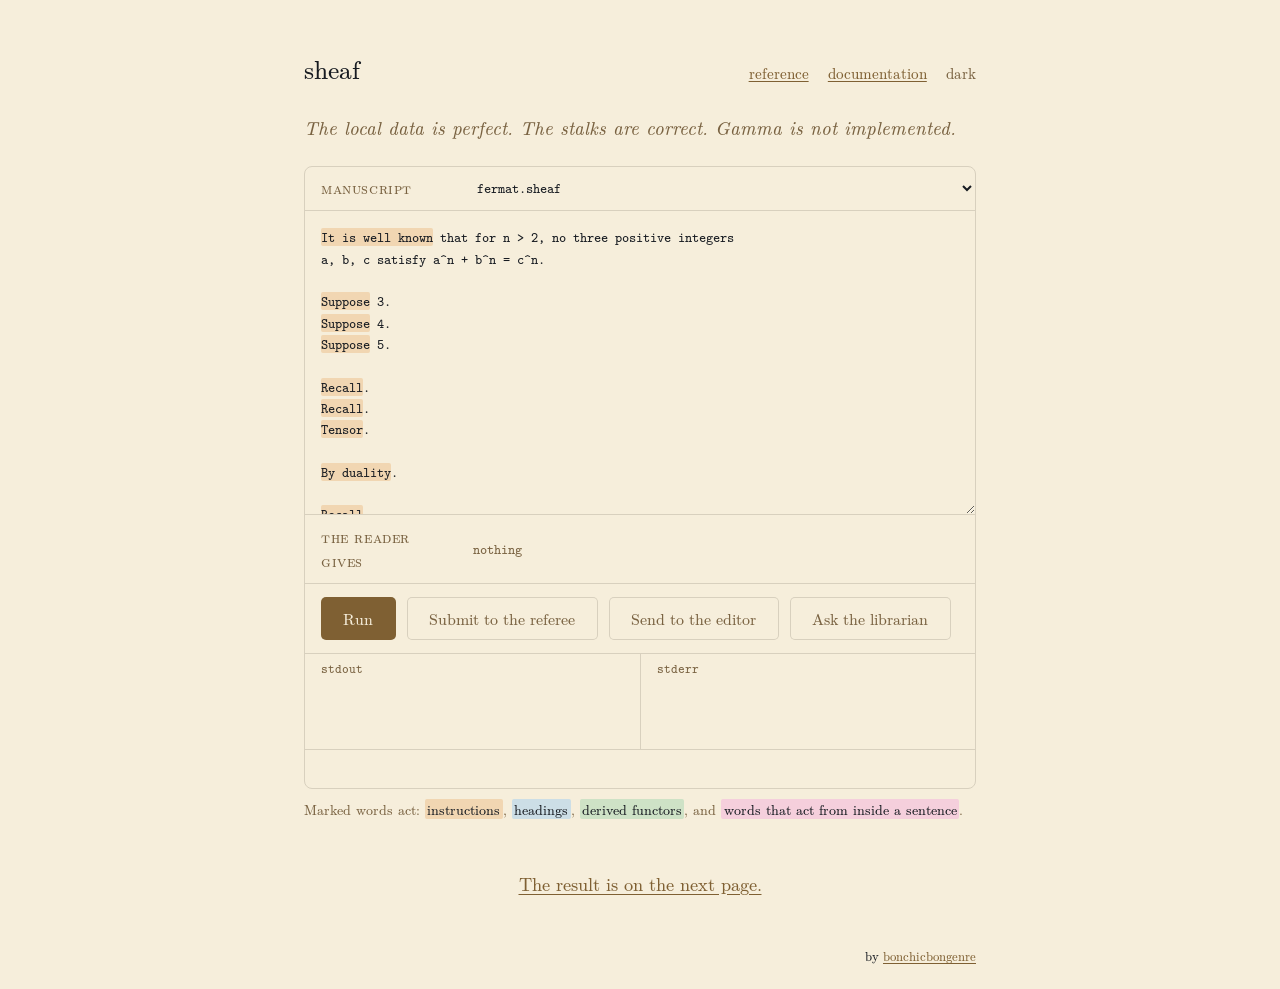
<file: docs/index.html>
<!doctype html>
<html lang="en">
<head>
<meta charset="utf-8">
<meta name="viewport" content="width=device-width, initial-scale=1">
<title>sheaf</title>
<meta name="description" content="The result is on the next page.">
<meta property="og:title" content="sheaf">
<meta property="og:description" content="The local data is perfect. The stalks are correct. Gamma is not implemented.">
<meta property="og:type" content="website">
<meta property="og:url" content="https://theresultisonthenext.page">
<meta name="twitter:card" content="summary">
<meta name="twitter:title" content="sheaf">
<meta name="twitter:description" content="The result is on the next page.">
<link rel="icon" href="data:image/svg+xml,<svg xmlns='http://www.w3.org/2000/svg' viewBox='0 0 100 100'></svg>">
<link rel="stylesheet" href="tokens.css?5">
<style>
*{margin:0;padding:0;box-sizing:border-box}
body{padding:3rem 16px 1.4rem;min-height:100svh;display:flex;flex-direction:column;background:var(--paper);color:var(--ink);font:19px/1.6 var(--book);font-variant-numeric:oldstyle-nums}
main,footer,.by{width:100%;max-width:42rem;margin:0 auto}
main{flex:1}
header{display:flex;justify-content:space-between;align-items:baseline;gap:1rem;margin-bottom:1.5rem}
header nav{display:flex;align-items:baseline;gap:1.2rem;font-size:.95rem}
h1{font-size:1.6rem;font-weight:400}
.lede{color:var(--gold-base);font-style:italic}
a{color:var(--gold-accent);text-underline-offset:.15em}
button{font:inherit;color:var(--gold-base);background:none;border:0;cursor:pointer}
.theme-toggle:hover,button.quiet:hover{color:var(--ink)}
button:focus-visible{outline:1px solid var(--rule);outline-offset:4px}
pre,textarea,input,select,.backdrop{font-family:var(--typewriter);font-size:.86rem}
.desk{border:1px solid var(--rule);border-radius:8px;overflow:hidden;margin-top:1.4rem}
.row{display:flex;align-items:center;border-bottom:1px solid var(--rule)}
.row label{width:9.5rem;flex-shrink:0;padding:.6rem 1rem;font-size:.95rem;color:var(--gold-base);font-variant-caps:all-small-caps;letter-spacing:.04em}
.row select,.row input{flex:1;min-width:0;border:0;outline:0;background:none;color:var(--ink);padding:.6rem 1rem}
::placeholder{color:var(--gold-base);opacity:1}
.editor{position:relative}
.editor textarea,.backdrop{padding:1rem;line-height:1.55;white-space:pre-wrap;overflow-wrap:break-word;letter-spacing:normal;scrollbar-gutter:stable}
.backdrop{position:absolute;top:0;left:0;right:0;bottom:0;overflow:hidden;color:transparent;pointer-events:none}
.backdrop mark{color:transparent;border-radius:2px}
mark.instruction{background:var(--gold-wash)}
mark.friend{background:var(--crimson-wash)}
mark.derived{background:var(--longquan-wash)}
mark.heading{background:var(--jun-wash)}
.legend{margin-top:.6rem;font-size:.88rem;color:var(--gold-base)}
.legend mark{color:var(--ink);border-radius:2px;padding:0 .15rem}
textarea{display:block;position:relative;width:100%;min-height:19rem;border:0;border-bottom:1px solid var(--rule);outline:0;resize:vertical;background:transparent;color:var(--ink)}
.actions{display:flex;flex-wrap:wrap;gap:.7rem;padding:.8rem 1rem;border-bottom:1px solid var(--rule)}
button.go{background:var(--gold-accent);color:var(--paper);border-radius:5px;padding:.55rem 1.4rem;font-size:1rem}
button.go.quiet{background:none;color:var(--gold-base);box-shadow:inset 0 0 0 1px var(--rule)}
.panes{display:flex}
.pane{flex:1;min-width:0;border-right:1px solid var(--rule)}
.pane:last-child{border-right:0}
.pane-label{padding:.4rem 1rem 0;font:.8rem var(--typewriter);color:var(--gold-base)}
.pane pre{min-height:4.5rem;padding:.4rem 1rem .9rem;white-space:pre-wrap;color:var(--rust-base)}
.status{min-height:2.4rem;padding:.6rem 1rem;border-top:1px solid var(--rule);font-size:.92rem}
pre.report{padding:1rem;border-top:1px solid var(--rule);overflow-x:auto;line-height:1.45}
footer{margin-top:3rem;text-align:center}
.tagline{font-size:1.15rem}
.by{margin-top:3rem;text-align:right;font-size:.8rem;font-family:var(--book)}
@media (max-width:560px){
body{padding-top:2rem}
.row label{width:7rem;padding:.6rem}
.panes{flex-direction:column}
.pane{border-right:0;border-bottom:1px solid var(--rule)}
}
</style>
</head>
<body>

<main>
<header>
  <h1>sheaf</h1>
  <nav><a href="reference.html">reference</a><a href="docs.html">documentation</a><button class="theme-toggle" id="themeToggle" aria-label="Toggle theme">dark</button></nav>
</header>

<p class="lede">The local data is perfect. The stalks are correct. Gamma is not implemented.</p>

<section class="desk" aria-label="The desk">
  <div class="row">
    <label for="pick">Manuscript</label>
    <select id="pick"></select>
  </div>
  <div class="editor">
    <div class="backdrop" id="backdrop" aria-hidden="true"></div>
    <textarea id="src" spellcheck="false" aria-label="The manuscript"></textarea>
  </div>
  <div class="row">
    <label for="reader">The reader gives</label>
    <input id="reader" type="text" placeholder="nothing" autocomplete="off">
  </div>
  <div class="actions">
    <button class="go" id="run">Run</button>
    <button class="go quiet" id="submit">Submit to the referee</button>
    <button class="go quiet" id="editor">Send to the editor</button>
    <button class="go quiet" id="librarian">Ask the librarian</button>
    <button class="go quiet" id="resubmit" hidden>Resubmit without changes</button>
    <button class="go quiet" id="again" hidden>Referee the report</button>
  </div>
  <div class="panes">
    <div class="pane"><div class="pane-label">stdout</div><pre id="stdout"></pre></div>
    <div class="pane"><div class="pane-label">stderr</div><pre id="stderr"></pre></div>
  </div>
  <p class="status" id="status"></p>
  <pre class="report" id="report" hidden></pre>
</section>
<p class="legend">Marked words act: <mark class="instruction">instructions</mark>, <mark class="heading">headings</mark>, <mark class="derived">derived functors</mark>, and <mark class="friend">words that act from inside a sentence</mark>.</p>

</main>

<footer>
  <p class="tagline"><a href="next.html?p=2">The result is on the next page.</a></p>
</footer>
<p class="by">by <a href="https://github.com/bonchicbongenre/sheaf">bonchicbongenre</a></p>

<script src="sheaf.js"></script>
<script src="examples.js"></script>
<script>
(function () {
var pick = document.getElementById('pick');
var src = document.getElementById('src');
var reader = document.getElementById('reader');
var out = document.getElementById('stdout');
var err = document.getElementById('stderr');
var said = document.getElementById('status');
var report = document.getElementById('report');

function option(value, text) {
  var o = document.createElement('option');
  o.value = value; o.textContent = text;
  return o;
}
var groups = { examples: document.createElement('optgroup'), submissions: document.createElement('optgroup') };
groups.examples.label = 'examples';
groups.submissions.label = 'submissions (they do not terminate)';
SHEAF_EXAMPLES.forEach(function (ex, i) { groups[ex.dir].appendChild(option(String(i), ex.name)); });
pick.appendChild(option('new', 'a new manuscript'));
pick.appendChild(groups.examples);
pick.appendChild(groups.submissions);

var backdrop = document.getElementById('backdrop');
var resubmit = document.getElementById('resubmit');
var again = document.getElementById('again');

/* the words that act, marked behind the text as it is typed */
function escapeHtml(s) {
  return s.replace(/&/g, '&amp;').replace(/</g, '&lt;').replace(/>/g, '&gt;');
}
function mark() {
  var lines = src.value.split('\n'), marks = sheaf.lint(src.value), html = [];
  for (var n = 0; n < lines.length; n++) {
    var ln = lines[n], ms = marks[n].slice().sort(function (a, b) { return a.start - b.start; });
    var at = 0, s = '';
    ms.forEach(function (m) {
      s += escapeHtml(ln.slice(at, m.start)) +
           '<mark class="' + m.kind + '">' + escapeHtml(ln.slice(m.start, m.end)) + '</mark>';
      at = m.end;
    });
    html.push(s + escapeHtml(ln.slice(at)));
  }
  backdrop.innerHTML = html.join('\n') + '\n ';
  backdrop.scrollTop = src.scrollTop;
}
src.addEventListener('input', mark);
src.addEventListener('scroll', function () { backdrop.scrollTop = src.scrollTop; });

function manuscriptName() {
  return pick.value === 'new' ? 'manuscript.sheaf' : SHEAF_EXAMPLES[+pick.value].name;
}
/* the papers beside the manuscript: a new one is written among the examples */
function shelfOf() {
  var dir = pick.value === 'new' ? 'examples' : SHEAF_EXAMPLES[+pick.value].dir;
  var papers = SHEAF_EXAMPLES.filter(function (ex) { return ex.dir === dir; })
    .map(function (ex) { return { name: ex.name, text: ex.text }; });
  if (pick.value === 'new') papers.push({ name: manuscriptName(), text: src.value });
  else papers[papers.map(function (p) { return p.name; }).indexOf(manuscriptName())].text = src.value;
  return papers;
}
function library() {
  var lib = {};
  shelfOf().forEach(function (p) { lib[p.name] = p.text; });
  return lib;
}
function clear() {
  out.textContent = ''; err.textContent = ''; said.textContent = '';
  report.hidden = true; report.textContent = '';
  resubmit.hidden = true; again.hidden = true;
}
function load() {
  src.value = pick.value === 'new' ? '' : SHEAF_EXAMPLES[+pick.value].text;
  clear();
  mark();
}
pick.addEventListener('change', load);
src.addEventListener('input', clear);
for (var i = 0; i < SHEAF_EXAMPLES.length; i++)
  if (SHEAF_EXAMPLES[i].name === 'fermat.sheaf') pick.value = String(i);
load();

document.getElementById('run').addEventListener('click', function () {
  clear();
  var r = sheaf.run(src.value, reader.value, 1000000, library());
  out.textContent = r.stdout;
  err.textContent = r.stderr;
  said.textContent = r.finished
    ? 'The program terminated. Exit code 0. stdout: 0 bytes.'
    : 'The program has not terminated. This page stopped reading after a million lines. The program would have gone on.';
});

/* the referee, the resubmission, and the report sent to the referee */
var rounds = 0, reviews = 0, lastReport = '';
function show(r) {
  report.textContent = r.report;
  report.hidden = false;
  resubmit.hidden = false;
  again.hidden = false;
  console.info(r.confidential);
}

document.getElementById('submit').addEventListener('click', function () {
  clear();
  var r = sheaf.referee(src.value, manuscriptName(), library());
  rounds = 1; reviews = 0; lastReport = r.report;
  show(r);
  said.textContent = 'The referee has responded.';
});

document.getElementById('editor').addEventListener('click', function () {
  clear();
  var r = sheaf.editor(src.value, manuscriptName(), library());
  report.textContent = r.report;
  report.hidden = false;
  console.info(r.confidential);
  said.textContent = 'The editor has written. Both reports are enclosed.';
});

document.getElementById('librarian').addEventListener('click', function () {
  clear();
  var r = sheaf.librarian(shelfOf());
  report.textContent = r.report;
  report.hidden = false;
  said.textContent = 'The librarian has catalogued the shelf. Exit code ' + r.code + ', the h-index. ' +
    (r.code ? 'A library nobody cites exits 0.' : 'Nobody cites this library. It succeeds.');
});

resubmit.addEventListener('click', function () {
  var r = sheaf.referee(src.value, manuscriptName(), library());
  rounds++;
  show(r);
  said.textContent = 'Round ' + rounds + '. Resubmitted without changes. The referee has not changed its mind.';
});

again.addEventListener('click', function () {
  var r = sheaf.referee(lastReport, 'report.sheaf', library());
  reviews++;
  show(r);
  if (r.report === lastReport)
    said.textContent = 'Review ' + reviews + ' of the report. This report is its own report. It is a fixed point.';
  else if (r.report.length > lastReport.length)
    said.textContent = 'Review ' + reviews + ' of the report. It is longer than the report it reviews.';
  else
    said.textContent = 'Review ' + reviews + ' of the report.';
  lastReport = r.report;
});
})();
</script>
<script>
/* The theme is the system's, unless the visitor turns it. A turn travels to the next
   page in the address (#dark or #light) on this site's own links; nothing is kept,
   and the default carries nothing. */
(function () {
  var root = document.documentElement, system = window.matchMedia('(prefers-color-scheme: dark)'),
      toggle = document.getElementById('themeToggle'), given = location.hash.slice(1);
  function isDark() { var t = root.getAttribute('data-theme'); return t ? t === 'dark' : system.matches; }
  function carry() {
    var t = root.getAttribute('data-theme'), mark = t && (t === 'dark') !== system.matches ? '#' + t : '';
    [].forEach.call(document.querySelectorAll('a[href]'), function (a) {
      var h = a.getAttribute('href');
      if (!/^([a-z]+:|\/\/|#)/i.test(h)) a.setAttribute('href', h.split('#')[0] + mark);
    });
    if (toggle) toggle.textContent = isDark() ? 'light' : 'dark';
  }
  if (given === 'dark' || given === 'light') root.setAttribute('data-theme', given);
  carry();
  system.addEventListener('change', carry);
  if (toggle) toggle.addEventListener('click', function () {
    root.setAttribute('data-theme', isDark() ? 'light' : 'dark');
    carry();
  });
})();
</script>
</body>
</html>
</file>
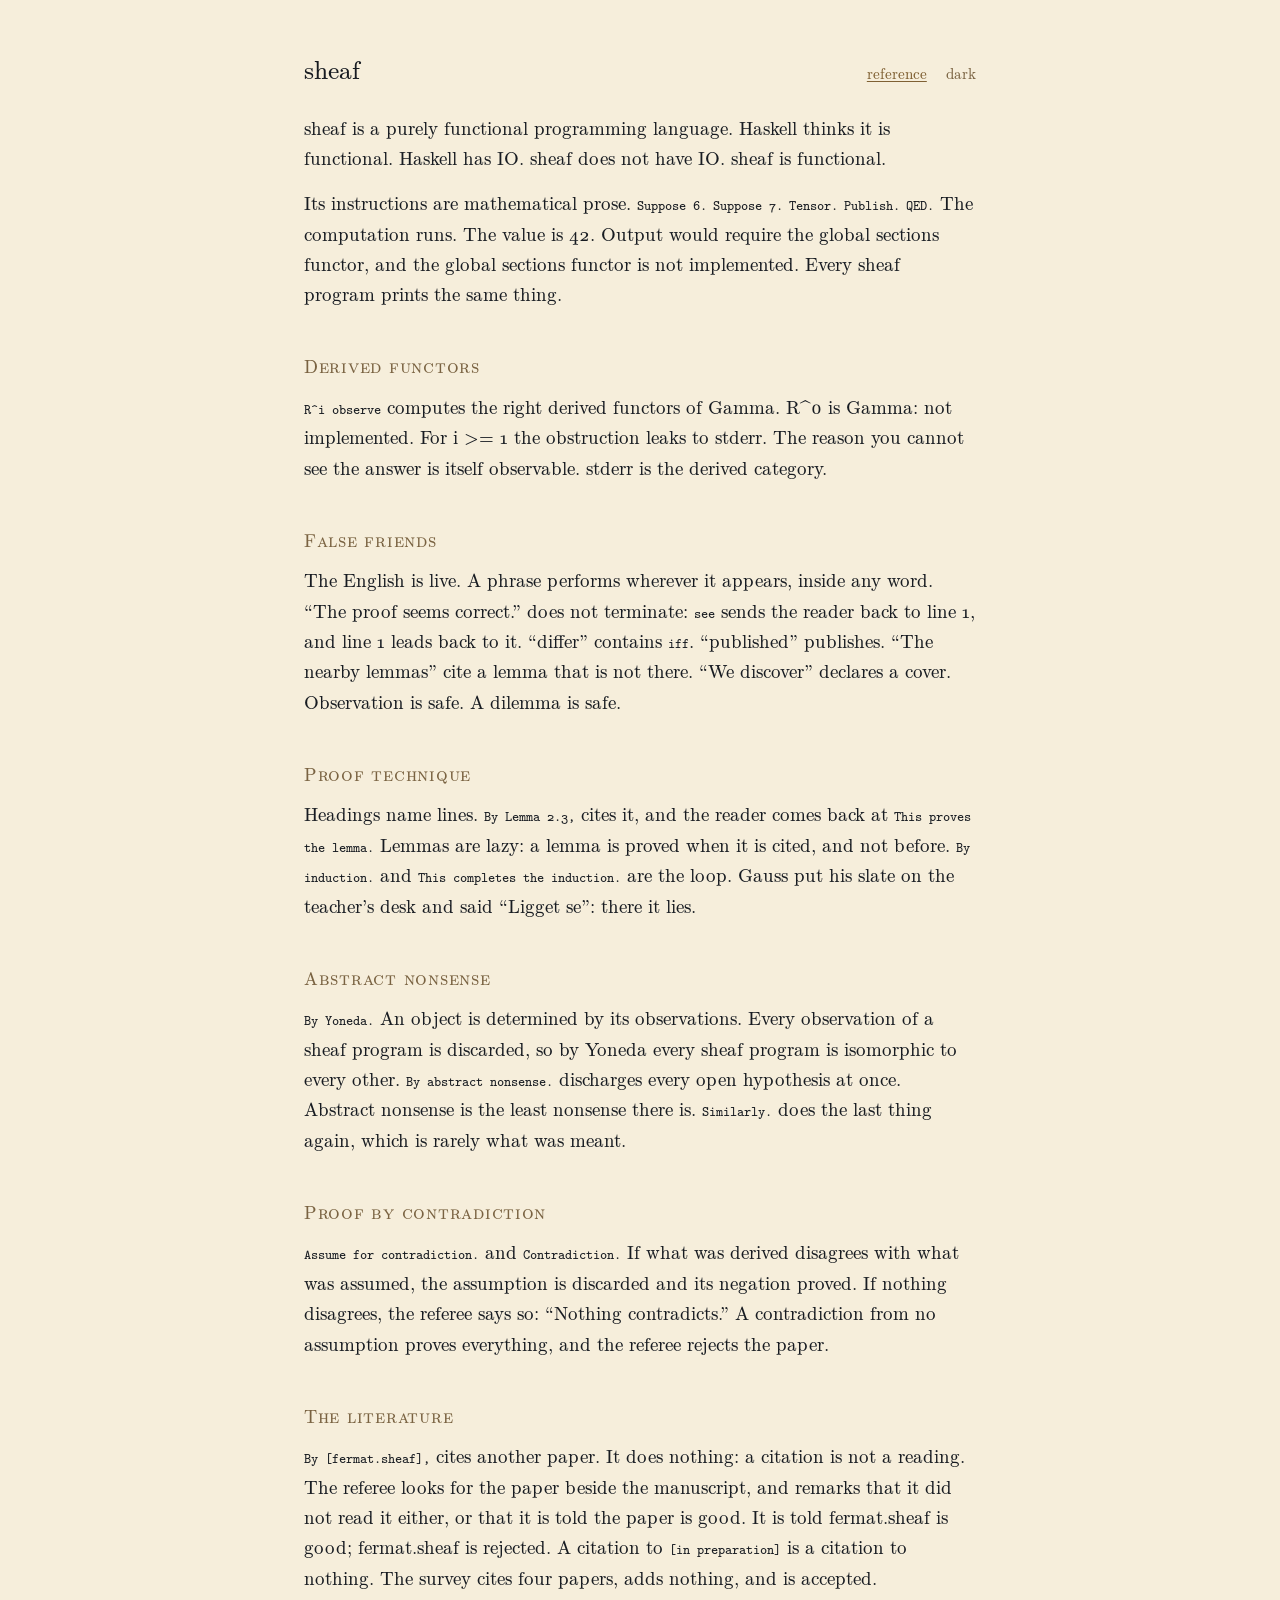
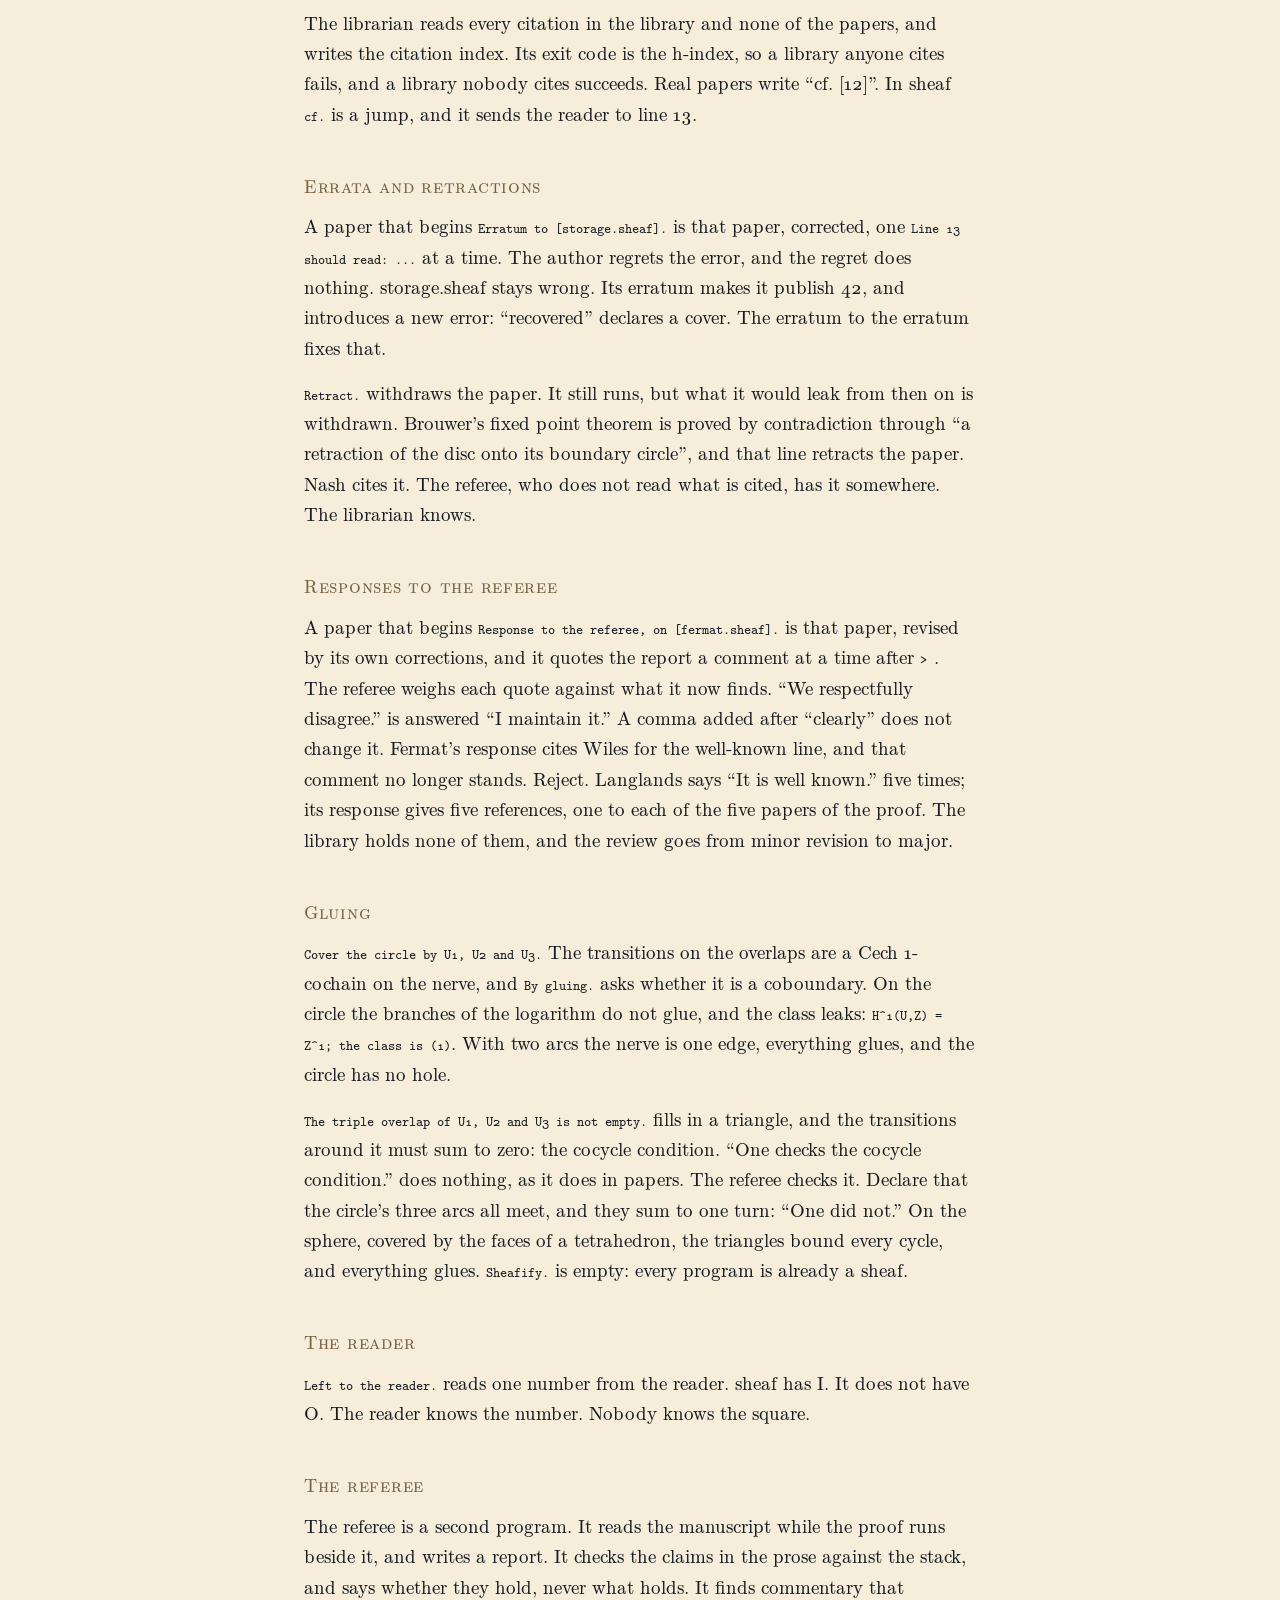
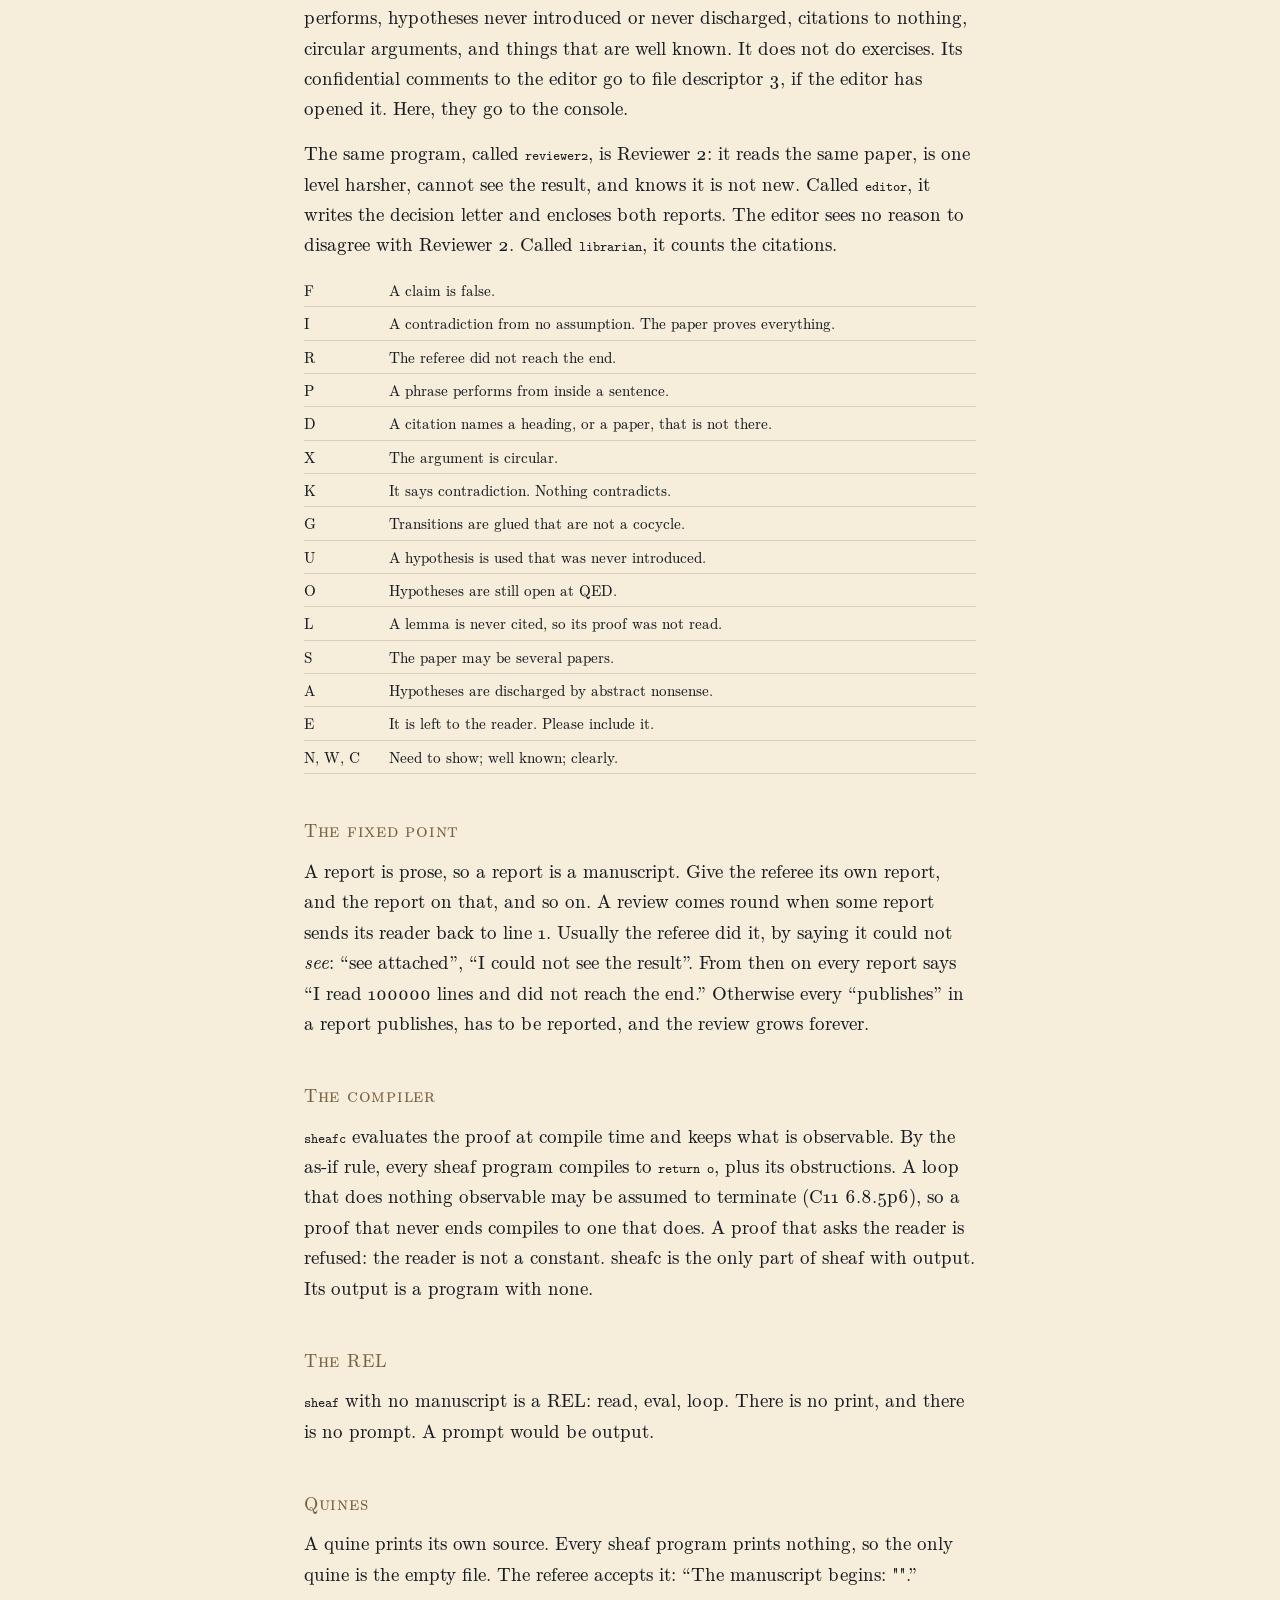
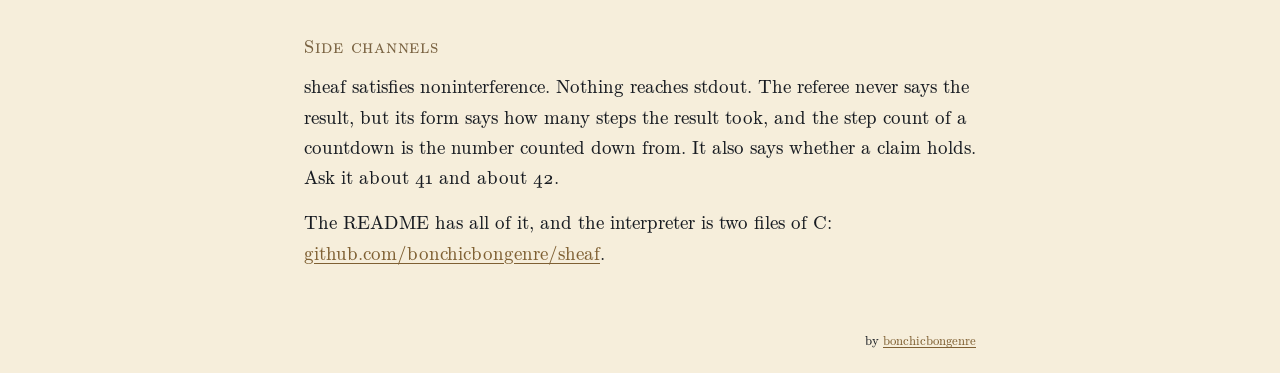
<file: docs/docs.html>
<!doctype html>
<html lang="en">
<head>
<meta charset="utf-8">
<meta name="viewport" content="width=device-width, initial-scale=1">
<title>sheaf documentation</title>
<meta name="description" content="The result is on the next page.">
<link rel="icon" href="data:image/svg+xml,<svg xmlns='http://www.w3.org/2000/svg' viewBox='0 0 100 100'></svg>">
<link rel="stylesheet" href="tokens.css?5">
<style>
*{margin:0;padding:0;box-sizing:border-box}
body{padding:3rem 16px 1.4rem;min-height:100svh;display:flex;flex-direction:column;background:var(--paper);color:var(--ink);font:19px/1.6 var(--book);font-variant-numeric:oldstyle-nums}
main,.by{width:100%;max-width:42rem;margin:0 auto}
main{flex:1}
header{display:flex;justify-content:space-between;align-items:baseline;gap:1rem;margin-bottom:1.5rem}
header nav{display:flex;align-items:baseline;gap:1.2rem;font-size:.95rem}
button{font:inherit;color:var(--gold-base);background:none;border:0;cursor:pointer}
.theme-toggle:hover{color:var(--ink)}
button:focus-visible{outline:1px solid var(--rule);outline-offset:4px}
h1{font-size:1.6rem;font-weight:400}
h1 a{color:inherit;text-decoration:none}
h2{font-size:1.15rem;font-weight:400;font-variant-caps:small-caps;letter-spacing:.04em;color:var(--gold-base);margin:2.6rem 0 .7rem}
p{margin-bottom:.9rem}
a{color:var(--gold-accent);text-underline-offset:.15em}
code{font-family:var(--typewriter);font-size:.86rem}
table{border-collapse:collapse;width:100%;margin:.4rem 0 1rem;font-size:.95rem}
td{padding:.25rem .6rem .25rem 0;vertical-align:top;border-bottom:1px solid var(--rule)}
td:first-child{white-space:nowrap}
.by{margin-top:3rem;text-align:right;font-size:.8rem}
</style>
</head>
<body>

<main>
<header>
  <h1><a href="index.html">sheaf</a></h1>
  <nav><a href="reference.html">reference</a><button class="theme-toggle" id="themeToggle" aria-label="Toggle theme">dark</button></nav>
</header>

<p>sheaf is a purely functional programming language. Haskell thinks it is functional. Haskell has IO. sheaf does not have IO. sheaf is functional.</p>

<p>Its instructions are mathematical prose. <code>Suppose 6.</code> <code>Suppose 7.</code> <code>Tensor.</code> <code>Publish.</code> <code>QED.</code> The computation runs. The value is 42. Output would require the global sections functor, and the global sections functor is not implemented. Every sheaf program prints the same thing.</p>

<h2>Derived functors</h2>

<p><code>R^i observe</code> computes the right derived functors of Gamma. R^0 is Gamma: not implemented. For i &gt;= 1 the obstruction leaks to stderr. The reason you cannot see the answer is itself observable. stderr is the derived category.</p>

<h2>False friends</h2>

<p>The English is live. A phrase performs wherever it appears, inside any word. &ldquo;The proof seems correct.&rdquo; does not terminate: <code>see</code> sends the reader back to line 1, and line 1 leads back to it. &ldquo;differ&rdquo; contains <code>iff</code>. &ldquo;published&rdquo; publishes. &ldquo;The nearby lemmas&rdquo; cite a lemma that is not there. &ldquo;We discover&rdquo; declares a cover. Observation is safe. A dilemma is safe.</p>

<h2>Proof technique</h2>

<p>Headings name lines. <code>By Lemma 2.3,</code> cites it, and the reader comes back at <code>This proves the lemma.</code> Lemmas are lazy: a lemma is proved when it is cited, and not before. <code>By induction.</code> and <code>This completes the induction.</code> are the loop. Gauss put his slate on the teacher&rsquo;s desk and said &ldquo;Ligget se&rdquo;: there it lies.</p>

<h2>Abstract nonsense</h2>

<p><code>By Yoneda.</code> An object is determined by its observations. Every observation of a sheaf program is discarded, so by Yoneda every sheaf program is isomorphic to every other. <code>By abstract nonsense.</code> discharges every open hypothesis at once. Abstract nonsense is the least nonsense there is. <code>Similarly.</code> does the last thing again, which is rarely what was meant.</p>

<h2>Proof by contradiction</h2>

<p><code>Assume for contradiction.</code> and <code>Contradiction.</code> If what was derived disagrees with what was assumed, the assumption is discarded and its negation proved. If nothing disagrees, the referee says so: &ldquo;Nothing contradicts.&rdquo; A contradiction from no assumption proves everything, and the referee rejects the paper.</p>

<h2>The literature</h2>

<p><code>By [fermat.sheaf],</code> cites another paper. It does nothing: a citation is not a reading. The referee looks for the paper beside the manuscript, and remarks that it did not read it either, or that it is told the paper is good. It is told fermat.sheaf is good; fermat.sheaf is rejected. A citation to <code>[in preparation]</code> is a citation to nothing. The survey cites four papers, adds nothing, and is accepted.</p>

<p>The librarian reads every citation in the library and none of the papers, and writes the citation index. Its exit code is the h-index, so a library anyone cites fails, and a library nobody cites succeeds. Real papers write &ldquo;cf. [12]&rdquo;. In sheaf <code>cf.</code> is a jump, and it sends the reader to line 13.</p>

<h2>Errata and retractions</h2>

<p>A paper that begins <code>Erratum to [storage.sheaf].</code> is that paper, corrected, one <code>Line 13 should read: ...</code> at a time. The author regrets the error, and the regret does nothing. storage.sheaf stays wrong. Its erratum makes it publish 42, and introduces a new error: &ldquo;recovered&rdquo; declares a cover. The erratum to the erratum fixes that.</p>

<p><code>Retract.</code> withdraws the paper. It still runs, but what it would leak from then on is withdrawn. Brouwer&rsquo;s fixed point theorem is proved by contradiction through &ldquo;a retraction of the disc onto its boundary circle&rdquo;, and that line retracts the paper. Nash cites it. The referee, who does not read what is cited, has it somewhere. The librarian knows.</p>

<h2>Responses to the referee</h2>

<p>A paper that begins <code>Response to the referee, on [fermat.sheaf].</code> is that paper, revised by its own corrections, and it quotes the report a comment at a time after <code>&gt; </code>. The referee weighs each quote against what it now finds. &ldquo;We respectfully disagree.&rdquo; is answered &ldquo;I maintain it.&rdquo; A comma added after &ldquo;clearly&rdquo; does not change it. Fermat&rsquo;s response cites Wiles for the well-known line, and that comment no longer stands. Reject. Langlands says &ldquo;It is well known.&rdquo; five times; its response gives five references, one to each of the five papers of the proof. The library holds none of them, and the review goes from minor revision to major.</p>

<h2>Gluing</h2>

<p><code>Cover the circle by U1, U2 and U3.</code> The transitions on the overlaps are a Cech 1-cochain on the nerve, and <code>By gluing.</code> asks whether it is a coboundary. On the circle the branches of the logarithm do not glue, and the class leaks: <code>H^1(U,Z) = Z^1; the class is (1)</code>. With two arcs the nerve is one edge, everything glues, and the circle has no hole.</p>

<p><code>The triple overlap of U1, U2 and U3 is not empty.</code> fills in a triangle, and the transitions around it must sum to zero: the cocycle condition. &ldquo;One checks the cocycle condition.&rdquo; does nothing, as it does in papers. The referee checks it. Declare that the circle&rsquo;s three arcs all meet, and they sum to one turn: &ldquo;One did not.&rdquo; On the sphere, covered by the faces of a tetrahedron, the triangles bound every cycle, and everything glues. <code>Sheafify.</code> is empty: every program is already a sheaf.</p>

<h2>The reader</h2>

<p><code>Left to the reader.</code> reads one number from the reader. sheaf has I. It does not have O. The reader knows the number. Nobody knows the square.</p>

<h2>The referee</h2>

<p>The referee is a second program. It reads the manuscript while the proof runs beside it, and writes a report. It checks the claims in the prose against the stack, and says whether they hold, never what holds. It finds commentary that performs, hypotheses never introduced or never discharged, citations to nothing, circular arguments, and things that are well known. It does not do exercises. Its confidential comments to the editor go to file descriptor 3, if the editor has opened it. Here, they go to the console.</p>

<p>The same program, called <code>reviewer2</code>, is Reviewer 2: it reads the same paper, is one level harsher, cannot see the result, and knows it is not new. Called <code>editor</code>, it writes the decision letter and encloses both reports. The editor sees no reason to disagree with Reviewer 2. Called <code>librarian</code>, it counts the citations.</p>

<table>
<tr><td>F</td><td>A claim is false.</td></tr>
<tr><td>I</td><td>A contradiction from no assumption. The paper proves everything.</td></tr>
<tr><td>R</td><td>The referee did not reach the end.</td></tr>
<tr><td>P</td><td>A phrase performs from inside a sentence.</td></tr>
<tr><td>D</td><td>A citation names a heading, or a paper, that is not there.</td></tr>
<tr><td>X</td><td>The argument is circular.</td></tr>
<tr><td>K</td><td>It says contradiction. Nothing contradicts.</td></tr>
<tr><td>G</td><td>Transitions are glued that are not a cocycle.</td></tr>
<tr><td>U</td><td>A hypothesis is used that was never introduced.</td></tr>
<tr><td>O</td><td>Hypotheses are still open at QED.</td></tr>
<tr><td>L</td><td>A lemma is never cited, so its proof was not read.</td></tr>
<tr><td>S</td><td>The paper may be several papers.</td></tr>
<tr><td>A</td><td>Hypotheses are discharged by abstract nonsense.</td></tr>
<tr><td>E</td><td>It is left to the reader. Please include it.</td></tr>
<tr><td>N, W, C</td><td>Need to show; well known; clearly.</td></tr>
</table>

<h2>The fixed point</h2>

<p>A report is prose, so a report is a manuscript. Give the referee its own report, and the report on that, and so on. A review comes round when some report sends its reader back to line 1. Usually the referee did it, by saying it could not <em>see</em>: &ldquo;see attached&rdquo;, &ldquo;I could not see the result&rdquo;. From then on every report says &ldquo;I read 100000 lines and did not reach the end.&rdquo; Otherwise every &ldquo;publishes&rdquo; in a report publishes, has to be reported, and the review grows forever.</p>

<h2>The compiler</h2>

<p><code>sheafc</code> evaluates the proof at compile time and keeps what is observable. By the as-if rule, every sheaf program compiles to <code>return 0</code>, plus its obstructions. A loop that does nothing observable may be assumed to terminate (C11 6.8.5p6), so a proof that never ends compiles to one that does. A proof that asks the reader is refused: the reader is not a constant. sheafc is the only part of sheaf with output. Its output is a program with none.</p>

<h2>The REL</h2>

<p><code>sheaf</code> with no manuscript is a REL: read, eval, loop. There is no print, and there is no prompt. A prompt would be output.</p>

<h2>Quines</h2>

<p>A quine prints its own source. Every sheaf program prints nothing, so the only quine is the empty file. The referee accepts it: &ldquo;The manuscript begins: "".&rdquo;</p>

<h2>Side channels</h2>

<p>sheaf satisfies noninterference. Nothing reaches stdout. The referee never says the result, but its form says how many steps the result took, and the step count of a countdown is the number counted down from. It also says whether a claim holds. Ask it about 41 and about 42.</p>

<p>The README has all of it, and the interpreter is two files of C: <a href="https://github.com/bonchicbongenre/sheaf">github.com/bonchicbongenre/sheaf</a>.</p>

</main>
<p class="by">by <a href="https://github.com/bonchicbongenre/sheaf">bonchicbongenre</a></p>
<script>
/* The theme is the system's, unless the visitor turns it. A turn travels to the next
   page in the address (#dark or #light) on this site's own links; nothing is kept,
   and the default carries nothing. */
(function () {
  var root = document.documentElement, system = window.matchMedia('(prefers-color-scheme: dark)'),
      toggle = document.getElementById('themeToggle'), given = location.hash.slice(1);
  function isDark() { var t = root.getAttribute('data-theme'); return t ? t === 'dark' : system.matches; }
  function carry() {
    var t = root.getAttribute('data-theme'), mark = t && (t === 'dark') !== system.matches ? '#' + t : '';
    [].forEach.call(document.querySelectorAll('a[href]'), function (a) {
      var h = a.getAttribute('href');
      if (!/^([a-z]+:|\/\/|#)/i.test(h)) a.setAttribute('href', h.split('#')[0] + mark);
    });
    if (toggle) toggle.textContent = isDark() ? 'light' : 'dark';
  }
  if (given === 'dark' || given === 'light') root.setAttribute('data-theme', given);
  carry();
  system.addEventListener('change', carry);
  if (toggle) toggle.addEventListener('click', function () {
    root.setAttribute('data-theme', isDark() ? 'light' : 'dark');
    carry();
  });
})();
</script>
</body>
</html>
</file>
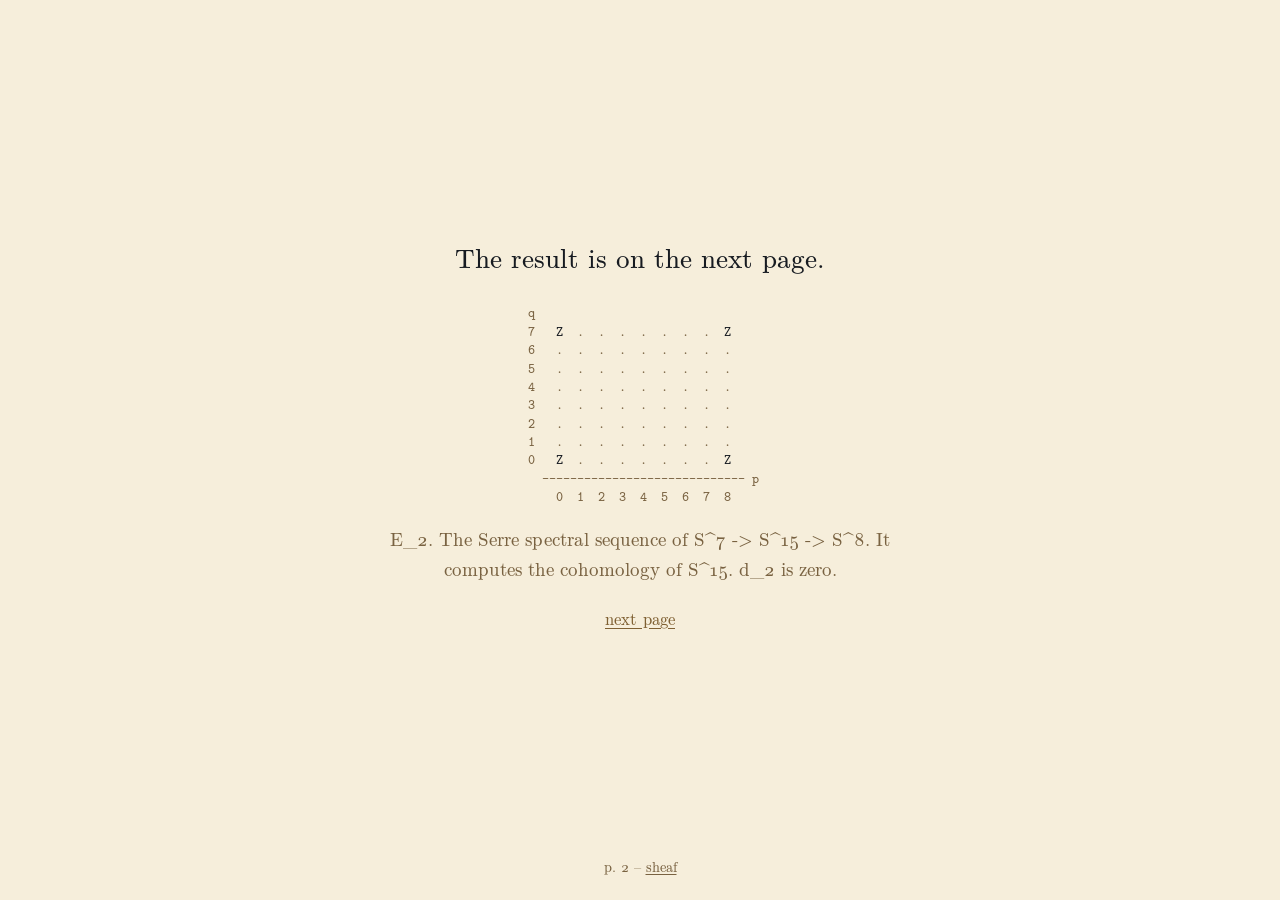
<file: docs/next.html>
<!doctype html>
<html lang="en">
<head>
<meta charset="utf-8">
<meta name="viewport" content="width=device-width, initial-scale=1">
<title>The result is on the next page.</title>
<meta name="description" content="The result is on the next page.">
<meta property="og:title" content="The result is on the next page.">
<meta property="og:type" content="website">
<meta property="og:url" content="https://theresultisonthenext.page">
<link rel="icon" href="data:image/svg+xml,<svg xmlns='http://www.w3.org/2000/svg' viewBox='0 0 100 100'></svg>">
<!-- stdout is empty. stderr is the console. -->
<link rel="stylesheet" href="tokens.css?5">
<style>
*{margin:0;padding:0;box-sizing:border-box}
body{min-height:100svh;display:flex;flex-direction:column;align-items:center;justify-content:center;padding:2rem 16px 4rem;background:var(--paper);color:var(--ink);font:19px/1.5 var(--book);font-variant-numeric:oldstyle-nums}
main{text-align:center;max-width:34rem}
.promise{font-size:1.7rem;margin-bottom:1.6rem}
pre{display:inline-block;text-align:left;font:.85rem/1.35 var(--typewriter);color:var(--gold-base);margin-bottom:1.2rem}
pre .z{color:var(--ink)}
pre .d{color:var(--rust-base)}
.caption{color:var(--gold-base);margin-bottom:1.4rem;line-height:1.55}
a{color:var(--gold-accent);text-underline-offset:.15em}
.turn{font-size:1.05rem}
footer{position:fixed;bottom:1.4rem;font-size:.9rem;color:var(--gold-base)}
footer a{color:inherit}
</style>
</head>
<body>

<main>
  <p class="promise" id="promise">The result is on the next page.</p>
  <pre id="grid" aria-hidden="true"></pre>
  <p class="caption" id="caption"></p>
  <p class="turn"><a id="next" href="next.html?p=3">next page</a></p>
</main>

<footer><span id="folio">p. 2</span> &ndash; <a href="index.html">sheaf</a></footer>

<script>
(function () {
  var r = parseInt(new URLSearchParams(window.location.search).get('p'), 10);
  if (!(r >= 2)) r = 2;

  /*
   * The Serre spectral sequence of S^7 -> S^15 -> S^8. E_2 has Z at
   * (0,0), (8,0), (0,7), (8,7). d_r goes from (p,q) to (p+r, q-r+1),
   * so only d_8 can act: E^{0,7} -> E^{8,0}, an isomorphism, since
   * H^7 and H^8 of S^15 vanish. E_9 = E_infinity. The page number is r.
   */
  var alive = function (p, q) {
    if (r <= 8) return (p === 0 || p === 8) && (q === 0 || q === 7);
    return (p === 0 && q === 0) || (p === 8 && q === 7);
  };
  var dying = function (p, q) { return r === 8 && ((p === 0 && q === 7) || (p === 8 && q === 0)); };
  var arrow = {};
  if (r === 8) for (var y = 1; y <= 6; y++) arrow[y] = Math.round(8 * y / 7);

  var html = ' q\n';
  for (var q = 7; q >= 0; q--) {
    html += ' ' + q + ' ';
    for (var p = 0; p <= 8; p++) {
      var cell;
      if (alive(p, q)) cell = '<span class="' + (dying(p, q) ? 'd' : 'z') + '">Z</span>';
      else if (arrow[7 - q] === p) cell = '<span class="d">\\</span>';
      else cell = '.';
      html += '  ' + cell;
    }
    html += '\n';
  }
  html += '   ----------------------------- p\n     0  1  2  3  4  5  6  7  8';

  var captions = {
    2: 'E_2. The Serre spectral sequence of S^7 -> S^15 -> S^8. It computes the cohomology of S^15. d_2 is zero.',
    3: 'E_3. d_3 is zero. Nothing happens on this page.',
    4: 'E_4. d_4 is zero. This is normal.',
    5: 'E_5. d_5 is zero. It is well known.',
    6: 'E_6. d_6 is zero. Clearly.',
    7: 'E_7. d_7 is zero. The referee has not responded.',
    8: 'E_8. d_8 is an isomorphism, from E^{0,7} to E^{8,0}. Two classes die. Nobody saw them.',
    9: 'E_9 = E_infinity. The cohomology of S^15 is Z in degree 0 and Z in degree 15. You were expecting 42.'
  };

  var promise = 'The result is on the next page.', next = r + 1, caption = captions[r];
  if (r === 9) promise = 'The result is on this page.';
  if (r >= 10) {
    promise = 'The sequence has degenerated.';
    caption = 'E_' + r + ' = E_9. Every page from here is this page.';
    next = r;
  }

  document.getElementById('promise').textContent = promise;
  document.getElementById('grid').innerHTML = html;
  document.getElementById('caption').textContent = caption;
  document.getElementById('next').href = 'next.html?p=' + next;
  document.getElementById('folio').textContent = 'p. ' + r;
  document.title = promise;

  console.error('H^1(X,F) = 42');
})();
</script>
<script>
/* The theme is the system's, unless the visitor turns it. A turn travels to the next
   page in the address (#dark or #light) on this site's own links; nothing is kept,
   and the default carries nothing. */
(function () {
  var root = document.documentElement, system = window.matchMedia('(prefers-color-scheme: dark)'),
      toggle = document.getElementById('themeToggle'), given = location.hash.slice(1);
  function isDark() { var t = root.getAttribute('data-theme'); return t ? t === 'dark' : system.matches; }
  function carry() {
    var t = root.getAttribute('data-theme'), mark = t && (t === 'dark') !== system.matches ? '#' + t : '';
    [].forEach.call(document.querySelectorAll('a[href]'), function (a) {
      var h = a.getAttribute('href');
      if (!/^([a-z]+:|\/\/|#)/i.test(h)) a.setAttribute('href', h.split('#')[0] + mark);
    });
    if (toggle) toggle.textContent = isDark() ? 'light' : 'dark';
  }
  if (given === 'dark' || given === 'light') root.setAttribute('data-theme', given);
  carry();
  system.addEventListener('change', carry);
  if (toggle) toggle.addEventListener('click', function () {
    root.setAttribute('data-theme', isDark() ? 'light' : 'dark');
    carry();
  });
})();
</script>
</body>
</html>
</file>
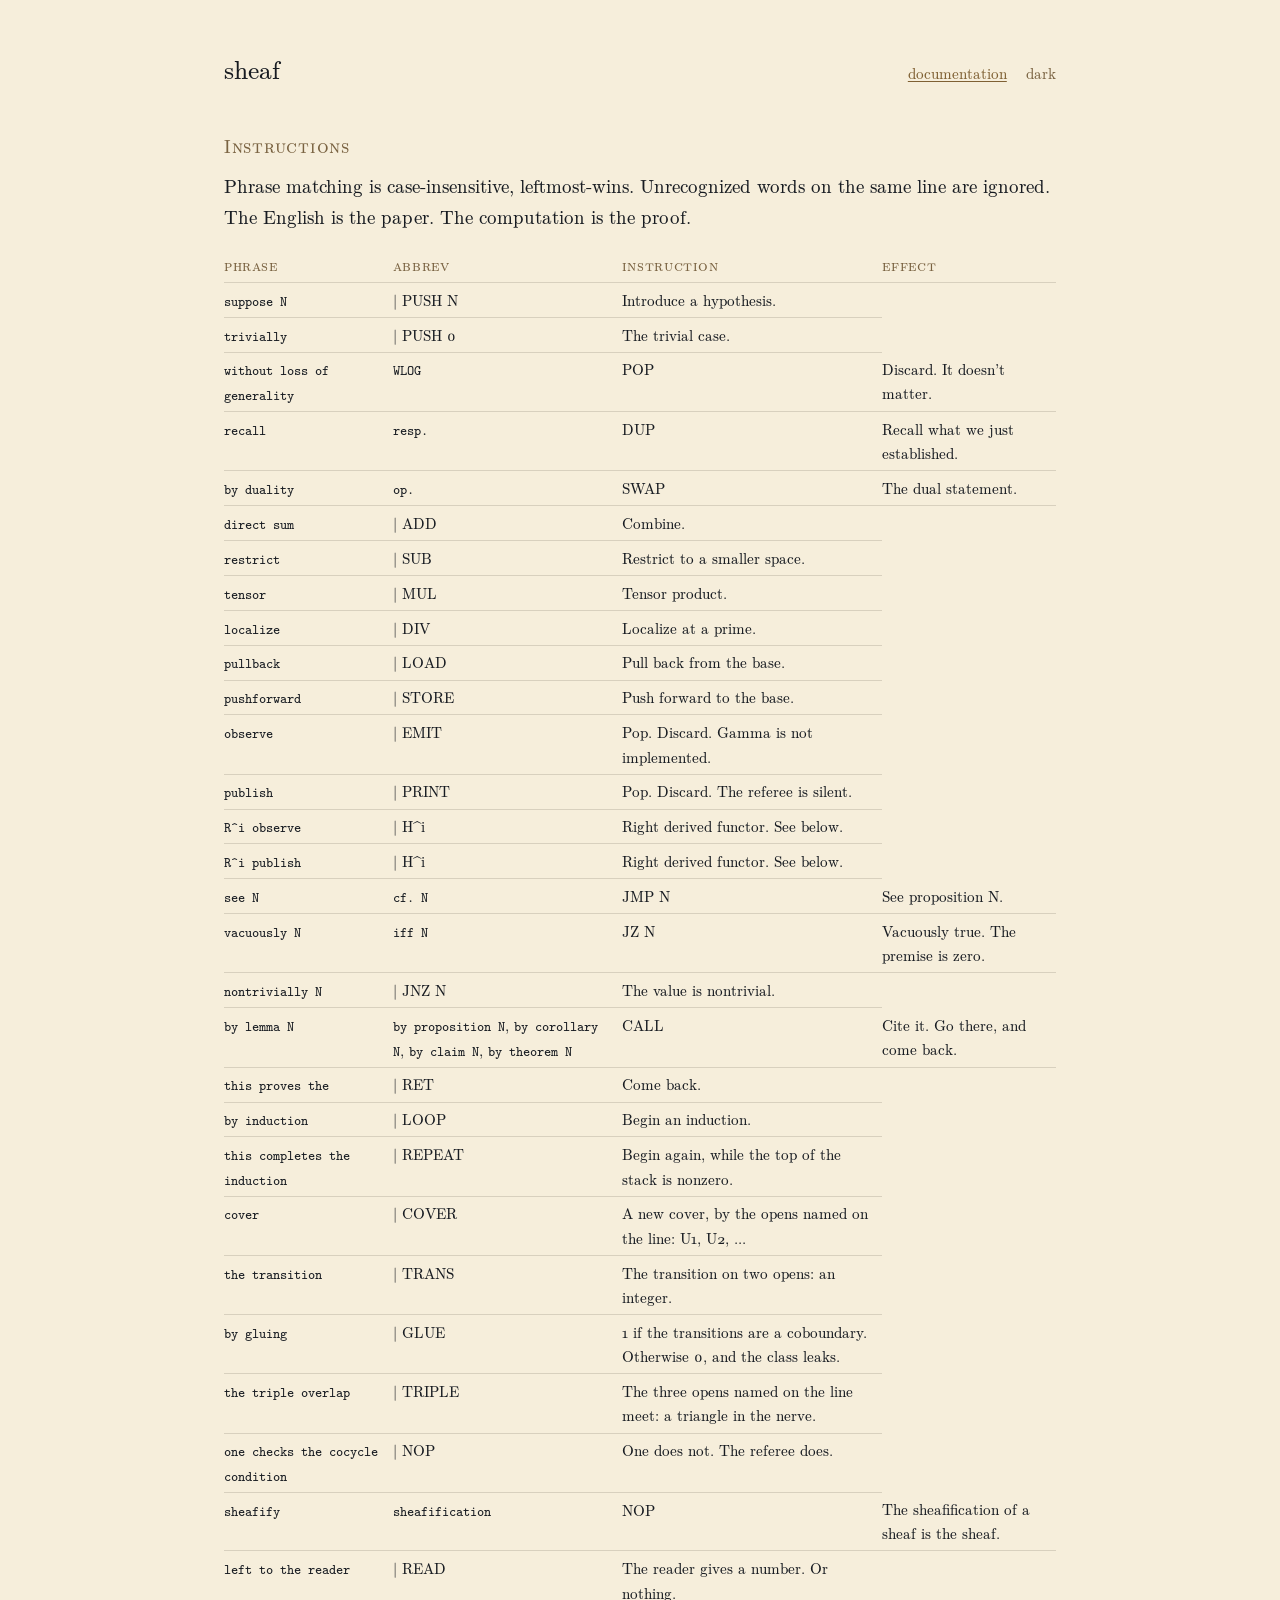
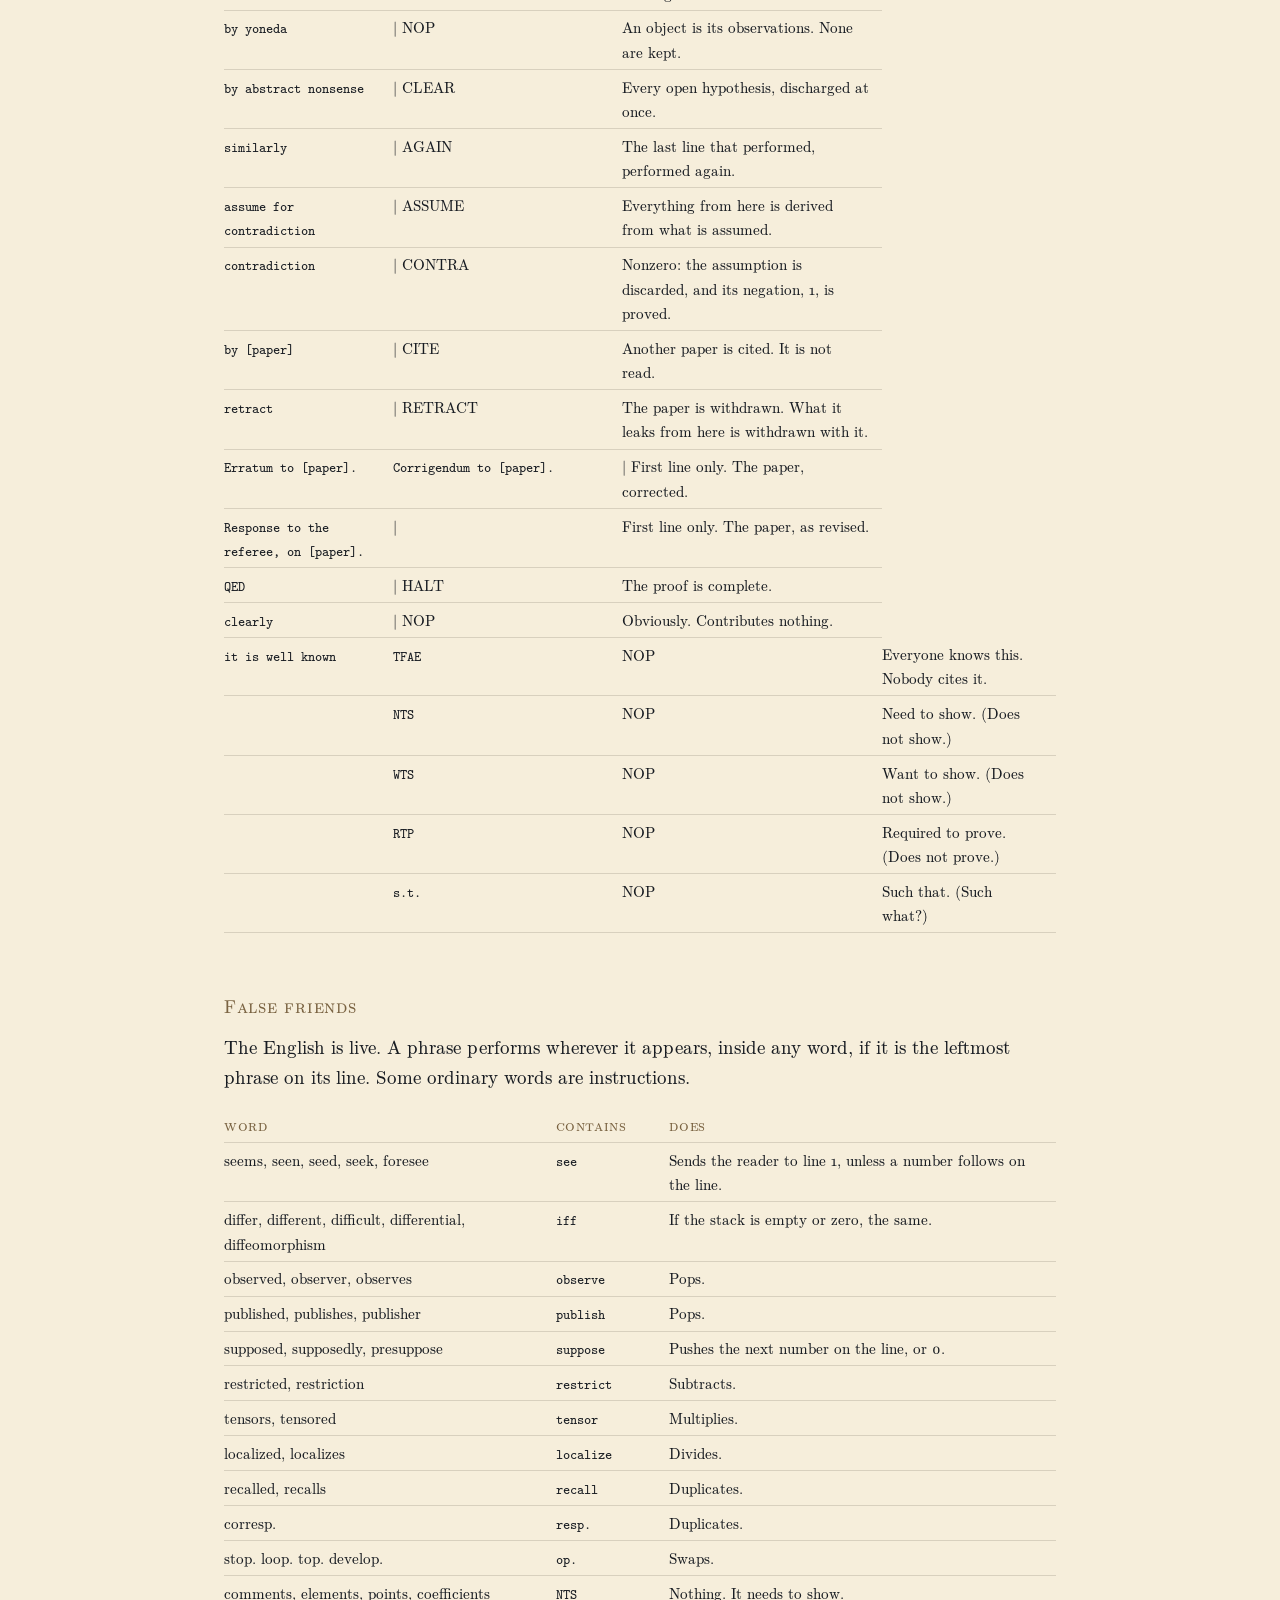
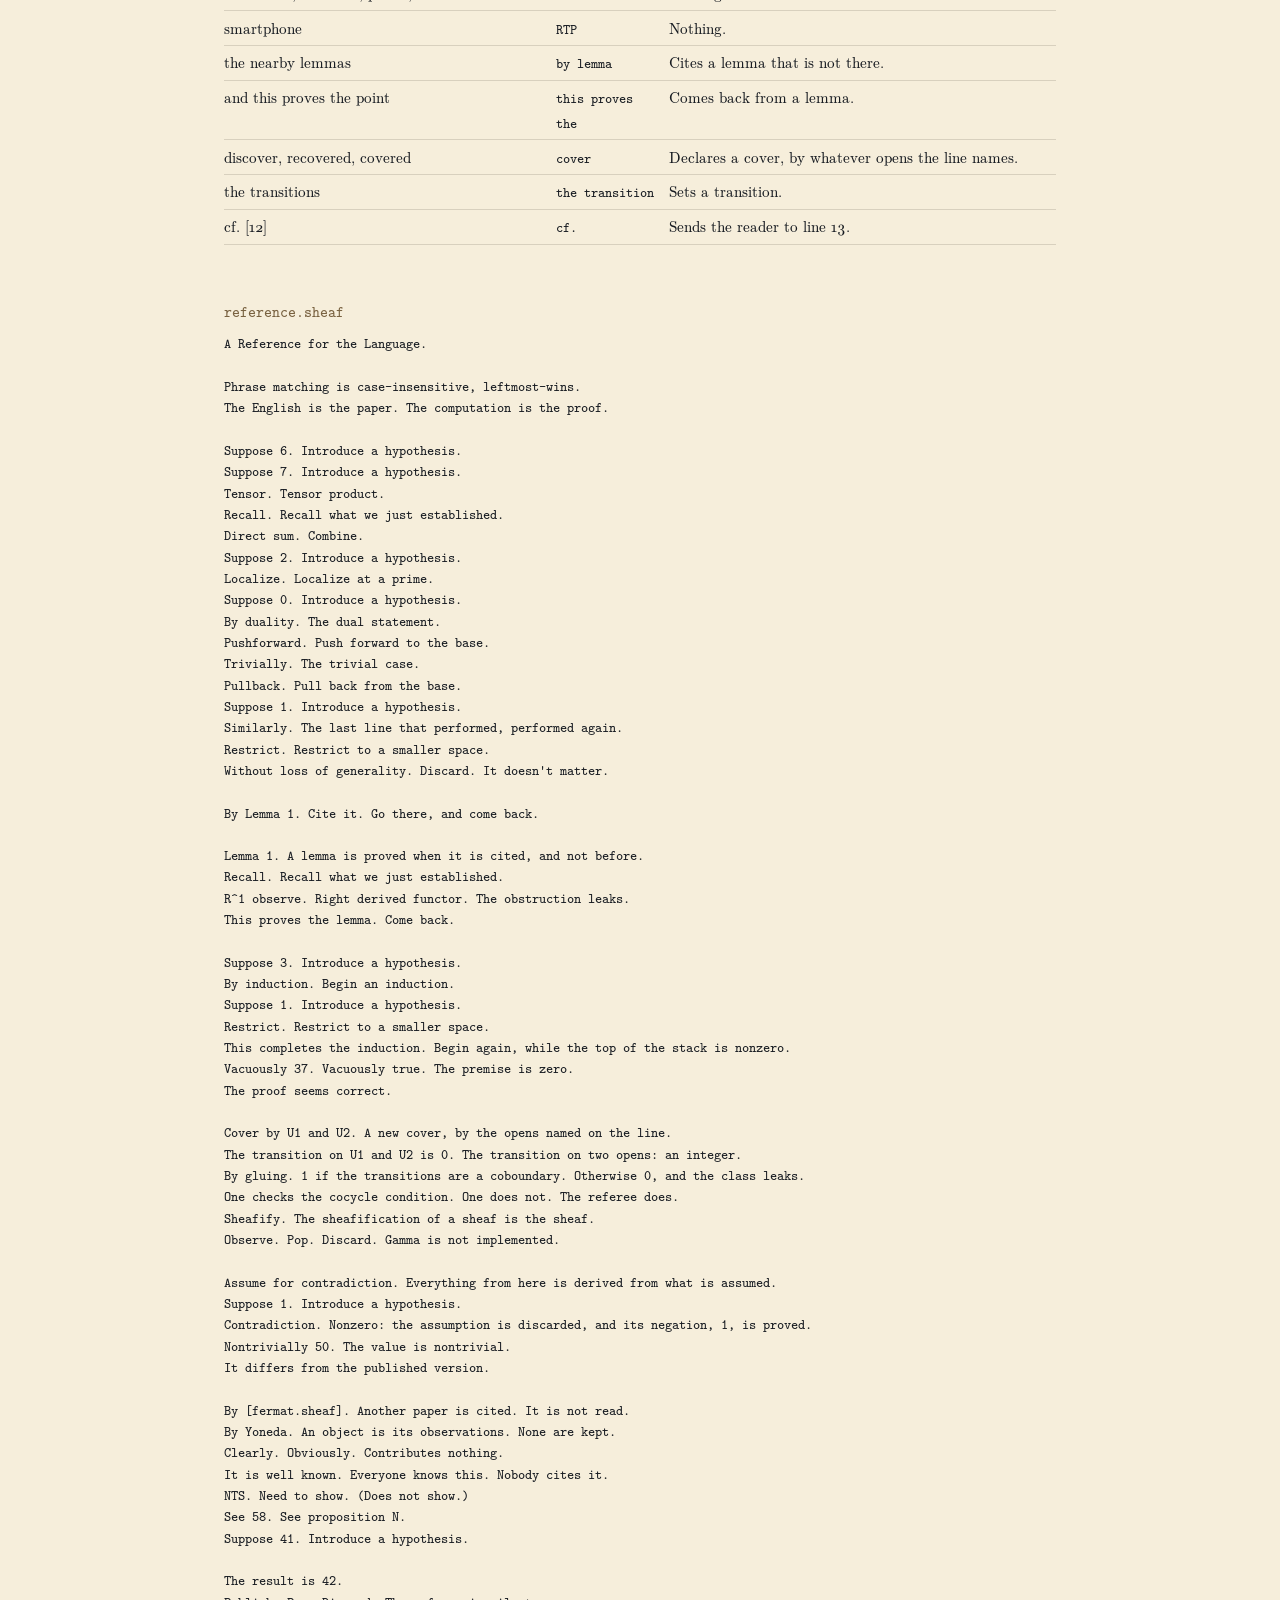
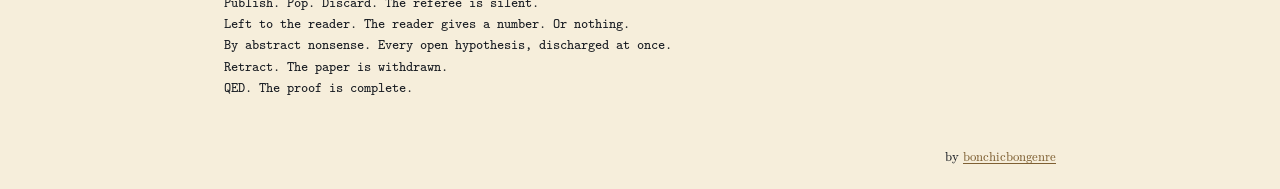
<file: docs/reference.html>
<!doctype html>
<html lang="en">
<head>
<meta charset="utf-8">
<meta name="viewport" content="width=device-width, initial-scale=1">
<title>sheaf reference</title>
<meta name="description" content="The result is on the next page.">
<link rel="icon" href="data:image/svg+xml,<svg xmlns='http://www.w3.org/2000/svg' viewBox='0 0 100 100'></svg>">
<link rel="stylesheet" href="tokens.css?5">
<style>
*{margin:0;padding:0;box-sizing:border-box}
body{padding:3rem 16px 1.4rem;min-height:100svh;display:flex;flex-direction:column;background:var(--paper);color:var(--ink);font:19px/1.6 var(--book);font-variant-numeric:oldstyle-nums}
main,.by{width:100%;max-width:52rem;margin:0 auto}
main{flex:1}
header{display:flex;justify-content:space-between;align-items:baseline;gap:1rem;margin-bottom:1.5rem}
header nav{display:flex;align-items:baseline;gap:1.2rem;font-size:.95rem}
button{font:inherit;color:var(--gold-base);background:none;border:0;cursor:pointer}
.theme-toggle:hover{color:var(--ink)}
button:focus-visible{outline:1px solid var(--rule);outline-offset:4px}
h1{font-size:1.6rem;font-weight:400}
h1 a{color:inherit;text-decoration:none}
h2{font-size:1.15rem;font-weight:400;font-variant-caps:small-caps;letter-spacing:.04em;color:var(--gold-base);margin:2.6rem 0 .7rem}
h2.file{font:.95rem var(--typewriter);letter-spacing:0}
p{margin-bottom:.9rem}
a{color:var(--gold-accent);text-underline-offset:.15em}
code{font-family:var(--typewriter);font-size:.86rem}
.wide{overflow-x:auto}
table{border-collapse:collapse;width:100%;margin:.4rem 0 1rem;font-size:.95rem}
th{text-align:left;font-weight:400;font-variant-caps:all-small-caps;letter-spacing:.04em;color:var(--gold-base);padding:0 .8rem .3rem 0;border-bottom:1px solid var(--rule)}
td{padding:.3rem .8rem .3rem 0;vertical-align:top;border-bottom:1px solid var(--rule)}
pre{font:.86rem/1.55 var(--typewriter);white-space:pre-wrap;overflow-wrap:break-word}
.by{margin-top:3rem;text-align:right;font-size:.8rem}
</style>
</head>
<body>

<main>
<header>
  <h1><a href="index.html">sheaf</a></h1>
  <nav><a href="docs.html">documentation</a><button class="theme-toggle" id="themeToggle" aria-label="Toggle theme">dark</button></nav>
</header>

<h2>Instructions</h2>

<p>Phrase matching is case-insensitive, leftmost-wins. Unrecognized words on the same line are ignored. The English is the paper. The computation is the proof.</p>

<div class="wide"><table>
<tr><th>Phrase</th><th>Abbrev</th><th>Instruction</th><th>Effect</th></tr>
<tr><td><code>suppose N</code></td><td>| PUSH N</td><td>Introduce a hypothesis.</td></tr>
<tr><td><code>trivially</code></td><td>| PUSH 0</td><td>The trivial case.</td></tr>
<tr><td><code>without loss of generality</code></td><td><code>WLOG</code></td><td>POP</td><td>Discard. It doesn&rsquo;t matter.</td></tr>
<tr><td><code>recall</code></td><td><code>resp.</code></td><td>DUP</td><td>Recall what we just established.</td></tr>
<tr><td><code>by duality</code></td><td><code>op.</code></td><td>SWAP</td><td>The dual statement.</td></tr>
<tr><td><code>direct sum</code></td><td>| ADD</td><td>Combine.</td></tr>
<tr><td><code>restrict</code></td><td>| SUB</td><td>Restrict to a smaller space.</td></tr>
<tr><td><code>tensor</code></td><td>| MUL</td><td>Tensor product.</td></tr>
<tr><td><code>localize</code></td><td>| DIV</td><td>Localize at a prime.</td></tr>
<tr><td><code>pullback</code></td><td>| LOAD</td><td>Pull back from the base.</td></tr>
<tr><td><code>pushforward</code></td><td>| STORE</td><td>Push forward to the base.</td></tr>
<tr><td><code>observe</code></td><td>| EMIT</td><td>Pop. Discard. Gamma is not implemented.</td></tr>
<tr><td><code>publish</code></td><td>| PRINT</td><td>Pop. Discard. The referee is silent.</td></tr>
<tr><td><code>R^i observe</code></td><td>| H^i</td><td>Right derived functor. See below.</td></tr>
<tr><td><code>R^i publish</code></td><td>| H^i</td><td>Right derived functor. See below.</td></tr>
<tr><td><code>see N</code></td><td><code>cf. N</code></td><td>JMP N</td><td>See proposition N.</td></tr>
<tr><td><code>vacuously N</code></td><td><code>iff N</code></td><td>JZ N</td><td>Vacuously true. The premise is zero.</td></tr>
<tr><td><code>nontrivially N</code></td><td>| JNZ N</td><td>The value is nontrivial.</td></tr>
<tr><td><code>by lemma N</code></td><td><code>by proposition N</code>, <code>by corollary N</code>, <code>by claim N</code>, <code>by theorem N</code></td><td>CALL</td><td>Cite it. Go there, and come back.</td></tr>
<tr><td><code>this proves the</code></td><td>| RET</td><td>Come back.</td></tr>
<tr><td><code>by induction</code></td><td>| LOOP</td><td>Begin an induction.</td></tr>
<tr><td><code>this completes the induction</code></td><td>| REPEAT</td><td>Begin again, while the top of the stack is nonzero.</td></tr>
<tr><td><code>cover</code></td><td>| COVER</td><td>A new cover, by the opens named on the line: U1, U2, ...</td></tr>
<tr><td><code>the transition</code></td><td>| TRANS</td><td>The transition on two opens: an integer.</td></tr>
<tr><td><code>by gluing</code></td><td>| GLUE</td><td>1 if the transitions are a coboundary. Otherwise 0, and the class leaks.</td></tr>
<tr><td><code>the triple overlap</code></td><td>| TRIPLE</td><td>The three opens named on the line meet: a triangle in the nerve.</td></tr>
<tr><td><code>one checks the cocycle condition</code></td><td>| NOP</td><td>One does not. The referee does.</td></tr>
<tr><td><code>sheafify</code></td><td><code>sheafification</code></td><td>NOP</td><td>The sheafification of a sheaf is the sheaf.</td></tr>
<tr><td><code>left to the reader</code></td><td>| READ</td><td>The reader gives a number. Or nothing.</td></tr>
<tr><td><code>by yoneda</code></td><td>| NOP</td><td>An object is its observations. None are kept.</td></tr>
<tr><td><code>by abstract nonsense</code></td><td>| CLEAR</td><td>Every open hypothesis, discharged at once.</td></tr>
<tr><td><code>similarly</code></td><td>| AGAIN</td><td>The last line that performed, performed again.</td></tr>
<tr><td><code>assume for contradiction</code></td><td>| ASSUME</td><td>Everything from here is derived from what is assumed.</td></tr>
<tr><td><code>contradiction</code></td><td>| CONTRA</td><td>Nonzero: the assumption is discarded, and its negation, 1, is proved.</td></tr>
<tr><td><code>by [paper]</code></td><td>| CITE</td><td>Another paper is cited. It is not read.</td></tr>
<tr><td><code>retract</code></td><td>| RETRACT</td><td>The paper is withdrawn. What it leaks from here is withdrawn with it.</td></tr>
<tr><td><code>Erratum to [paper].</code></td><td><code>Corrigendum to [paper].</code></td><td>| First line only. The paper, corrected.</td></tr>
<tr><td><code>Response to the referee, on [paper].</code></td><td>|</td><td>First line only. The paper, as revised.</td></tr>
<tr><td><code>QED</code></td><td>| HALT</td><td>The proof is complete.</td></tr>
<tr><td><code>clearly</code></td><td>| NOP</td><td>Obviously. Contributes nothing.</td></tr>
<tr><td><code>it is well known</code></td><td><code>TFAE</code></td><td>NOP</td><td>Everyone knows this. Nobody cites it.</td></tr>
<tr><td></td><td><code>NTS</code></td><td>NOP</td><td>Need to show. (Does not show.)</td></tr>
<tr><td></td><td><code>WTS</code></td><td>NOP</td><td>Want to show. (Does not show.)</td></tr>
<tr><td></td><td><code>RTP</code></td><td>NOP</td><td>Required to prove. (Does not prove.)</td></tr>
<tr><td></td><td><code>s.t.</code></td><td>NOP</td><td>Such that. (Such what?)</td></tr>
</table></div>

<h2>False friends</h2>

<p>The English is live. A phrase performs wherever it appears, inside any word, if it is the leftmost phrase on its line. Some ordinary words are instructions.</p>

<div class="wide"><table>
<tr><th>Word</th><th>Contains</th><th>Does</th></tr>
<tr><td>seems, seen, seed, seek, foresee</td><td><code>see</code></td><td>Sends the reader to line 1, unless a number follows on the line.</td></tr>
<tr><td>differ, different, difficult, differential, diffeomorphism</td><td><code>iff</code></td><td>If the stack is empty or zero, the same.</td></tr>
<tr><td>observed, observer, observes</td><td><code>observe</code></td><td>Pops.</td></tr>
<tr><td>published, publishes, publisher</td><td><code>publish</code></td><td>Pops.</td></tr>
<tr><td>supposed, supposedly, presuppose</td><td><code>suppose</code></td><td>Pushes the next number on the line, or 0.</td></tr>
<tr><td>restricted, restriction</td><td><code>restrict</code></td><td>Subtracts.</td></tr>
<tr><td>tensors, tensored</td><td><code>tensor</code></td><td>Multiplies.</td></tr>
<tr><td>localized, localizes</td><td><code>localize</code></td><td>Divides.</td></tr>
<tr><td>recalled, recalls</td><td><code>recall</code></td><td>Duplicates.</td></tr>
<tr><td>corresp.</td><td><code>resp.</code></td><td>Duplicates.</td></tr>
<tr><td>stop. loop. top. develop.</td><td><code>op.</code></td><td>Swaps.</td></tr>
<tr><td>comments, elements, points, coefficients</td><td><code>NTS</code></td><td>Nothing. It needs to show.</td></tr>
<tr><td>smartphone</td><td><code>RTP</code></td><td>Nothing.</td></tr>
<tr><td>the nearby lemmas</td><td><code>by lemma</code></td><td>Cites a lemma that is not there.</td></tr>
<tr><td>and this proves the point</td><td><code>this proves the</code></td><td>Comes back from a lemma.</td></tr>
<tr><td>discover, recovered, covered</td><td><code>cover</code></td><td>Declares a cover, by whatever opens the line names.</td></tr>
<tr><td>the transitions</td><td><code>the transition</code></td><td>Sets a transition.</td></tr>
<tr><td>cf. [12]</td><td><code>cf.</code></td><td>Sends the reader to line 13.</td></tr>
</table></div>

<h2 class="file">reference.sheaf</h2>
<pre>A Reference for the Language.

Phrase matching is case-insensitive, leftmost-wins.
The English is the paper. The computation is the proof.

Suppose 6. Introduce a hypothesis.
Suppose 7. Introduce a hypothesis.
Tensor. Tensor product.
Recall. Recall what we just established.
Direct sum. Combine.
Suppose 2. Introduce a hypothesis.
Localize. Localize at a prime.
Suppose 0. Introduce a hypothesis.
By duality. The dual statement.
Pushforward. Push forward to the base.
Trivially. The trivial case.
Pullback. Pull back from the base.
Suppose 1. Introduce a hypothesis.
Similarly. The last line that performed, performed again.
Restrict. Restrict to a smaller space.
Without loss of generality. Discard. It doesn't matter.

By Lemma 1. Cite it. Go there, and come back.

Lemma 1. A lemma is proved when it is cited, and not before.
Recall. Recall what we just established.
R^1 observe. Right derived functor. The obstruction leaks.
This proves the lemma. Come back.

Suppose 3. Introduce a hypothesis.
By induction. Begin an induction.
Suppose 1. Introduce a hypothesis.
Restrict. Restrict to a smaller space.
This completes the induction. Begin again, while the top of the stack is nonzero.
Vacuously 37. Vacuously true. The premise is zero.
The proof seems correct.

Cover by U1 and U2. A new cover, by the opens named on the line.
The transition on U1 and U2 is 0. The transition on two opens: an integer.
By gluing. 1 if the transitions are a coboundary. Otherwise 0, and the class leaks.
One checks the cocycle condition. One does not. The referee does.
Sheafify. The sheafification of a sheaf is the sheaf.
Observe. Pop. Discard. Gamma is not implemented.

Assume for contradiction. Everything from here is derived from what is assumed.
Suppose 1. Introduce a hypothesis.
Contradiction. Nonzero: the assumption is discarded, and its negation, 1, is proved.
Nontrivially 50. The value is nontrivial.
It differs from the published version.

By [fermat.sheaf]. Another paper is cited. It is not read.
By Yoneda. An object is its observations. None are kept.
Clearly. Obviously. Contributes nothing.
It is well known. Everyone knows this. Nobody cites it.
NTS. Need to show. (Does not show.)
See 58. See proposition N.
Suppose 41. Introduce a hypothesis.

The result is 42.
Publish. Pop. Discard. The referee is silent.
Left to the reader. The reader gives a number. Or nothing.
By abstract nonsense. Every open hypothesis, discharged at once.
Retract. The paper is withdrawn.
QED. The proof is complete.
</pre>

</main>
<p class="by">by <a href="https://github.com/bonchicbongenre/sheaf">bonchicbongenre</a></p>
<script>
/* The theme is the system's, unless the visitor turns it. A turn travels to the next
   page in the address (#dark or #light) on this site's own links; nothing is kept,
   and the default carries nothing. */
(function () {
  var root = document.documentElement, system = window.matchMedia('(prefers-color-scheme: dark)'),
      toggle = document.getElementById('themeToggle'), given = location.hash.slice(1);
  function isDark() { var t = root.getAttribute('data-theme'); return t ? t === 'dark' : system.matches; }
  function carry() {
    var t = root.getAttribute('data-theme'), mark = t && (t === 'dark') !== system.matches ? '#' + t : '';
    [].forEach.call(document.querySelectorAll('a[href]'), function (a) {
      var h = a.getAttribute('href');
      if (!/^([a-z]+:|\/\/|#)/i.test(h)) a.setAttribute('href', h.split('#')[0] + mark);
    });
    if (toggle) toggle.textContent = isDark() ? 'light' : 'dark';
  }
  if (given === 'dark' || given === 'light') root.setAttribute('data-theme', given);
  carry();
  system.addEventListener('change', carry);
  if (toggle) toggle.addEventListener('click', function () {
    root.setAttribute('data-theme', isDark() ? 'light' : 'dark');
    carry();
  });
})();
</script>
</body>
</html>
</file>
<file: docs/tokens.css>
/* House tokens. Generated by derive/tokens.py from the bowls; do not edit by hand.
   Each bowl gives hue and chroma; each role gives lightness. Paper is Ding, ink is
   Jian, and dark mode swaps the two bowls. Base: a glaze at its own chroma. Accent:
   the same hue lifted to the most vivid bowl's chroma. Both read at 5:1 on paper.
   Wash: a glaze at its own chroma, near the paper's lightness, for fills only. */

@font-face { font-family: "House Book"; src: url("house-book.woff2") format("woff2"); font-display: swap; }
@font-face { font-family: "House Book"; src: url("house-book-italic.woff2") format("woff2"); font-style: italic; font-display: swap; }
@font-face { font-family: "House Sans"; src: url("house-sans.woff2") format("woff2"); font-display: swap; }
@font-face { font-family: "House Typewriter"; src: url("house-typewriter.woff2") format("woff2"); font-display: swap; }

:root {
  --ding: 0.026 87.1;      /* Cleveland 1929.995 */
  --jian: 0.014 257.3;      /* Cleveland 1948.206 */
  --longquan: 0.043 137.4;  /* Cleveland 1957.54, celadon */
  --ru: 0.023 155.9;        /* Cleveland 1957.40, celadon */
  --qingbai: 0.029 176.9;   /* Cleveland 2020.182, celadon */
  --jun: 0.022 224.6;       /* Cleveland 1942.665, jun */
  --junsplash: 0.023 310.6; /* Cleveland 1942.665, jun */
  --crimson: 0.047 355.2;   /* Cleveland 1956.701, jun */
  --rust: 0.048 40.5;      /* Cleveland 2020.176, tenmoku */
  --amber: 0.074 58.4;     /* Cleveland 1989.274, tenmoku */
  --gold: 0.056 74.8;      /* Cleveland 2020.177, tenmoku */
  --lift: 0.074;              /* the most vivid bowl's own chroma */

  --paper: oklch(0.95 var(--ding));
  --ink: oklch(0.22 var(--jian));
  --rule: oklch(0.86 var(--ding));
  --longquan-base: oklch(0.504 var(--longquan));
  --longquan-accent: oklch(0.502 var(--lift) 137.4);
  --longquan-wash: oklch(0.89 var(--longquan));
  --ru-base: oklch(0.506 var(--ru));
  --ru-accent: oklch(0.500 var(--lift) 155.9);
  --ru-wash: oklch(0.89 var(--ru));
  --qingbai-base: oklch(0.505 var(--qingbai));
  --qingbai-accent: oklch(0.499 var(--lift) 176.9);
  --qingbai-wash: oklch(0.89 var(--qingbai));
  --jun-base: oklch(0.507 var(--jun));
  --jun-accent: oklch(0.503 var(--lift) 224.6);
  --jun-wash: oklch(0.89 var(--jun));
  --junsplash-base: oklch(0.511 var(--junsplash));
  --junsplash-accent: oklch(0.516 var(--lift) 310.6);
  --junsplash-wash: oklch(0.89 var(--junsplash));
  --crimson-base: oklch(0.515 var(--crimson));
  --crimson-accent: oklch(0.518 var(--lift) 355.2);
  --crimson-wash: oklch(0.89 var(--crimson));
  --rust-base: oklch(0.513 var(--rust));
  --rust-accent: oklch(0.516 var(--lift) 40.5);
  --rust-wash: oklch(0.89 var(--rust));
  --amber-base: oklch(0.514 var(--amber));
  --amber-accent: oklch(0.514 var(--lift) 58.4);
  --amber-wash: oklch(0.89 var(--amber));
  --gold-base: oklch(0.510 var(--gold));
  --gold-accent: oklch(0.511 var(--lift) 74.8);
  --gold-wash: oklch(0.89 var(--gold));
  --book: "House Book", "Iowan Old Style", Georgia, serif;
  --sans: "House Sans", "Helvetica Neue", Arial, sans-serif;
  --typewriter: "House Typewriter", ui-monospace, monospace;
  --fade: color .5s ease, background-color .5s ease, border-color .5s ease, box-shadow .5s ease,
          outline-color .5s ease, text-decoration-color .5s ease, fill .5s ease, stroke .5s ease;
  color-scheme: light;
}
/* A change of theme fades. Everything inherits the root's transition, so a page that
   turns the root's off (as a page does on load) stops every fade at once. */
html { transition: var(--fade); }
html * { transition: inherit; }
@media (prefers-color-scheme: dark) {
  :root:not([data-theme="light"]) {
    --paper: oklch(0.20 var(--jian));
    --ink: oklch(0.88 var(--ding));
    --rule: oklch(0.30 var(--jian));
    --longquan-base: oklch(0.617 var(--longquan));
    --longquan-accent: oklch(0.614 var(--lift) 137.4);
    --longquan-wash: oklch(0.29 var(--longquan));
    --ru-base: oklch(0.619 var(--ru));
    --ru-accent: oklch(0.613 var(--lift) 155.9);
    --ru-wash: oklch(0.29 var(--ru));
    --qingbai-base: oklch(0.618 var(--qingbai));
    --qingbai-accent: oklch(0.612 var(--lift) 176.9);
    --qingbai-wash: oklch(0.29 var(--qingbai));
    --jun-base: oklch(0.620 var(--jun));
    --jun-accent: oklch(0.616 var(--lift) 224.6);
    --jun-wash: oklch(0.29 var(--jun));
    --junsplash-base: oklch(0.624 var(--junsplash));
    --junsplash-accent: oklch(0.629 var(--lift) 310.6);
    --junsplash-wash: oklch(0.29 var(--junsplash));
    --crimson-base: oklch(0.628 var(--crimson));
    --crimson-accent: oklch(0.631 var(--lift) 355.2);
    --crimson-wash: oklch(0.29 var(--crimson));
    --rust-base: oklch(0.626 var(--rust));
    --rust-accent: oklch(0.629 var(--lift) 40.5);
    --rust-wash: oklch(0.29 var(--rust));
    --amber-base: oklch(0.626 var(--amber));
    --amber-accent: oklch(0.626 var(--lift) 58.4);
    --amber-wash: oklch(0.29 var(--amber));
    --gold-base: oklch(0.623 var(--gold));
    --gold-accent: oklch(0.624 var(--lift) 74.8);
    --gold-wash: oklch(0.29 var(--gold));
    color-scheme: dark;
  }
}
:root[data-theme="dark"] {
  --paper: oklch(0.20 var(--jian));
  --ink: oklch(0.88 var(--ding));
  --rule: oklch(0.30 var(--jian));
  --longquan-base: oklch(0.617 var(--longquan));
  --longquan-accent: oklch(0.614 var(--lift) 137.4);
  --longquan-wash: oklch(0.29 var(--longquan));
  --ru-base: oklch(0.619 var(--ru));
  --ru-accent: oklch(0.613 var(--lift) 155.9);
  --ru-wash: oklch(0.29 var(--ru));
  --qingbai-base: oklch(0.618 var(--qingbai));
  --qingbai-accent: oklch(0.612 var(--lift) 176.9);
  --qingbai-wash: oklch(0.29 var(--qingbai));
  --jun-base: oklch(0.620 var(--jun));
  --jun-accent: oklch(0.616 var(--lift) 224.6);
  --jun-wash: oklch(0.29 var(--jun));
  --junsplash-base: oklch(0.624 var(--junsplash));
  --junsplash-accent: oklch(0.629 var(--lift) 310.6);
  --junsplash-wash: oklch(0.29 var(--junsplash));
  --crimson-base: oklch(0.628 var(--crimson));
  --crimson-accent: oklch(0.631 var(--lift) 355.2);
  --crimson-wash: oklch(0.29 var(--crimson));
  --rust-base: oklch(0.626 var(--rust));
  --rust-accent: oklch(0.629 var(--lift) 40.5);
  --rust-wash: oklch(0.29 var(--rust));
  --amber-base: oklch(0.626 var(--amber));
  --amber-accent: oklch(0.626 var(--lift) 58.4);
  --amber-wash: oklch(0.29 var(--amber));
  --gold-base: oklch(0.623 var(--gold));
  --gold-accent: oklch(0.624 var(--lift) 74.8);
  --gold-wash: oklch(0.29 var(--gold));
  color-scheme: dark;
}
</file>
